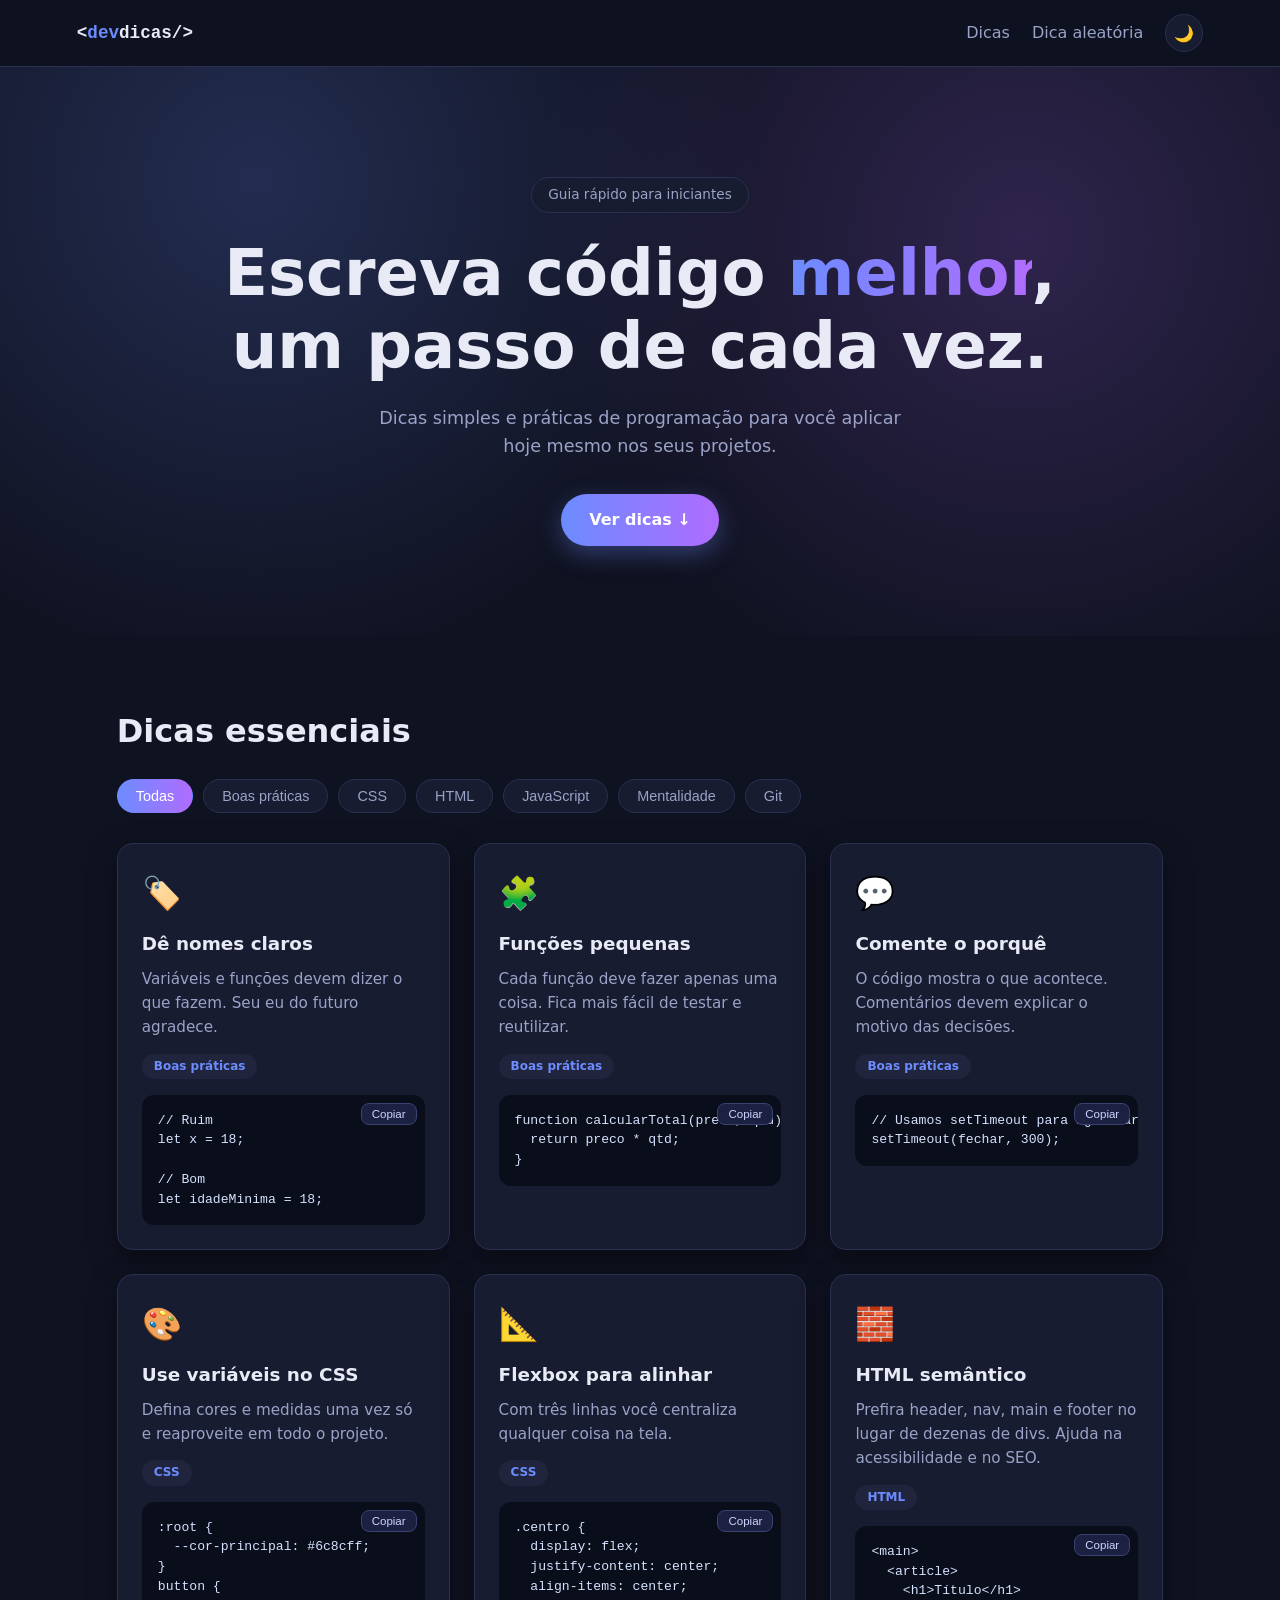
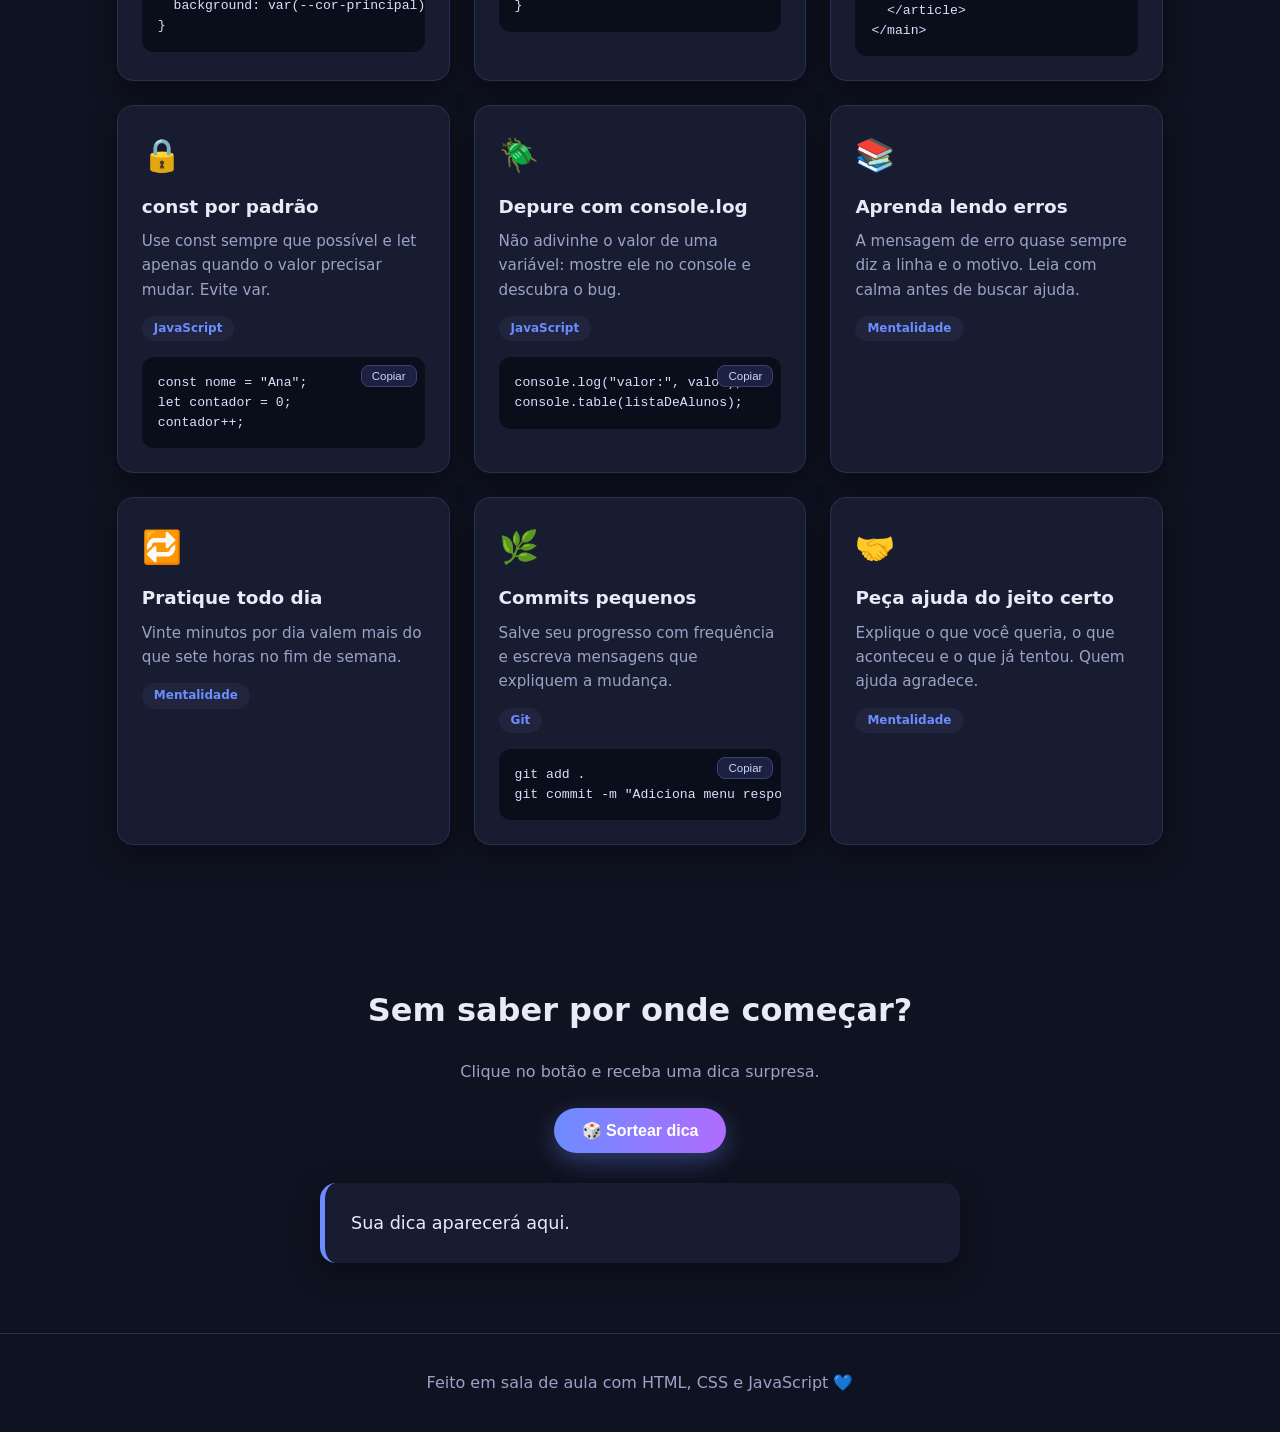
<file: index.html>
<!DOCTYPE html>
<html lang="pt-BR">

<head>
    <meta charset="UTF-8" />
    <meta name="viewport" content="width=device-width, initial-scale=1.0" />
    <title>Dicas de Programação</title>
    <meta name="description" content="Dicas práticas para escrever código melhor e evoluir como programador." />
    <link rel="stylesheet" href="./css/style.css" />
</head>

<body>

    <header class="topbar">
        <a href="#inicio" class="logo">&lt;<span>dev</span>dicas/&gt;</a>
        <nav>
            <a href="#dicas">Dicas</a>
            <a href="#aleatoria">Dica aleatória</a>
            <button id="tema" class="icon-btn" aria-label="Alternar tema">🌙</button>
        </nav>
    </header>

    <main>
        <section id="inicio" class="hero">
            <p class="tag">Guia rápido para iniciantes</p>
            <h1>Escreva código <span class="grad">melhor</span>,<br />um passo de cada vez.</h1>
            <p class="sub">
                Dicas simples e práticas de programação para você aplicar hoje mesmo
                nos seus projetos.
            </p>
            <a href="#dicas" class="btn">Ver dicas ↓</a>
        </section>

        <section id="dicas" class="section">
            <h2>Dicas essenciais</h2>
            <div class="filtros" id="filtros"></div>
            <div class="grid" id="grid"></div>
        </section>

        <section id="aleatoria" class="section random">
            <h2>Sem saber por onde começar?</h2>
            <p>Clique no botão e receba uma dica surpresa.</p>
            <button id="btn-random" class="btn">🎲 Sortear dica</button>
            <blockquote id="random-box" class="random-box">Sua dica aparecerá aqui.</blockquote>
        </section>
    </main>

    <footer class="footer">
        <p>Feito em sala de aula com HTML, CSS e JavaScript 💙</p>
    </footer>

    <script src="./js/script.js"></script>
</body>

</html>
</file>
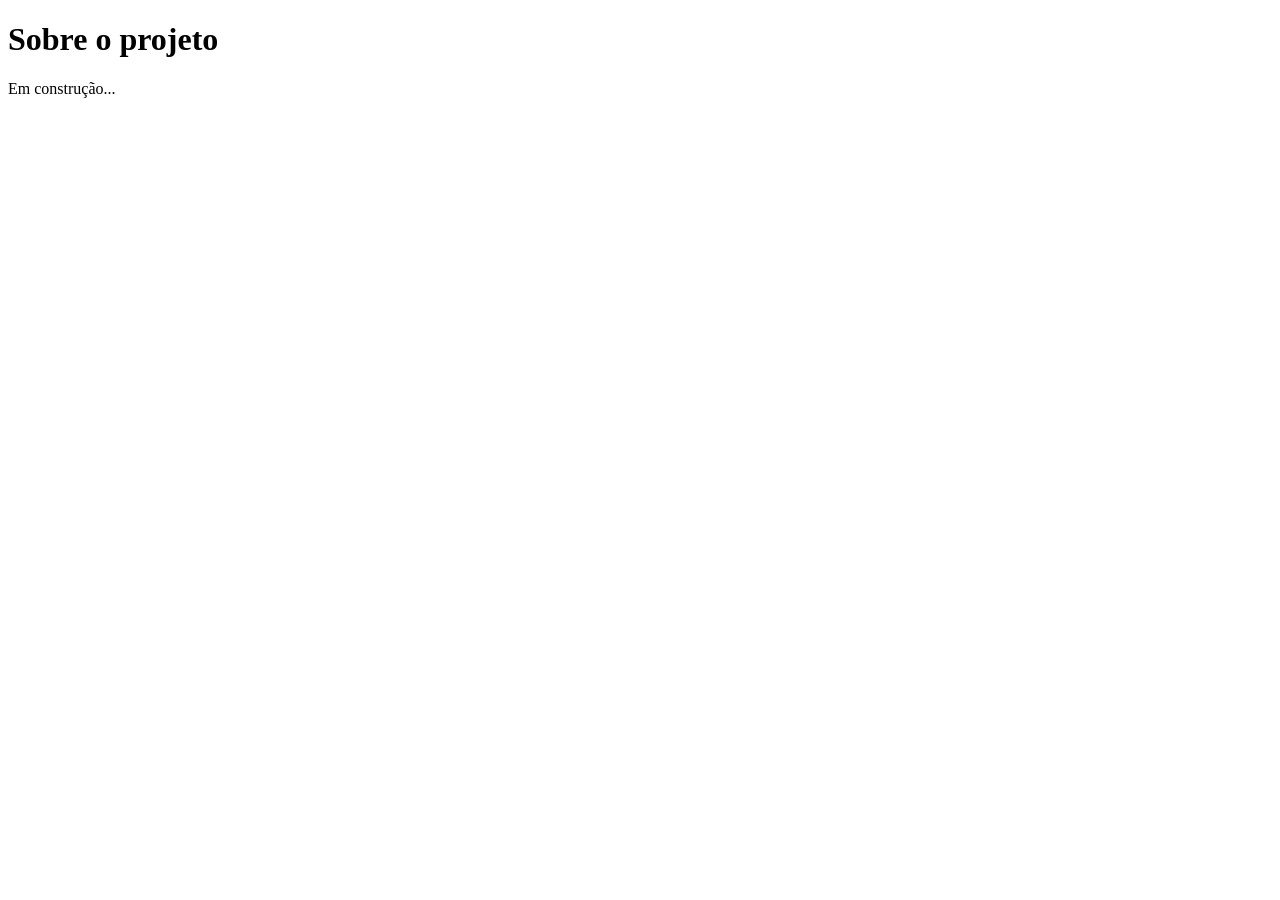
<file: pages/about.html>
<!DOCTYPE html>
<html lang="pt">

<head>
    <meta charset="UTF-8">
    <meta name="viewport" content="width=device-width, initial-scale=1.0">
    <title>Sobre</title>
</head>

<body>
    <h1>Sobre o projeto</h1>
    <p>Em construção...</p>
</body>

</html>
</file>
<file: css/style.css>
/* ===== Variáveis (tema escuro padrão) ===== */
:root {
    --bg: #0f1220;
    --surface: #181c30;
    --surface-2: #20253d;
    --text: #e8eaf6;
    --muted: #9aa3c7;
    --primary: #6c8cff;
    --secondary: #b06cff;
    --border: #2a3050;
    --code-bg: #0a0d1a;
    --shadow: 0 10px 30px rgba(0, 0, 0, 0.35);
    --radius: 16px;
}

[data-tema="claro"] {
    --bg: #f5f7ff;
    --surface: #ffffff;
    --surface-2: #eef1ff;
    --text: #1c2040;
    --muted: #5b6390;
    --border: #dde2f7;
    --code-bg: #1c2040;
    --shadow: 0 10px 30px rgba(60, 80, 160, 0.12);
}

/* ===== Base ===== */
* {
    box-sizing: border-box;
    margin: 0;
    padding: 0;
}

html {
    scroll-behavior: smooth;
}

body {
    font-family: system-ui, -apple-system, "Segoe UI", Roboto, sans-serif;
    background: var(--bg);
    color: var(--text);
    line-height: 1.6;
    transition: background 0.3s, color 0.3s;
}

a {
    color: inherit;
    text-decoration: none;
}

/* ===== Topo ===== */
.topbar {
    position: sticky;
    top: 0;
    z-index: 10;
    display: flex;
    justify-content: space-between;
    align-items: center;
    padding: 14px 6vw;
    background: color-mix(in srgb, var(--bg) 85%, transparent);
    backdrop-filter: blur(10px);
    border-bottom: 1px solid var(--border);
}

.logo {
    font-family: ui-monospace, Consolas, monospace;
    font-weight: 700;
    font-size: 1.1rem;
}

.logo span {
    color: var(--primary);
}

.topbar nav {
    display: flex;
    align-items: center;
    gap: 22px;
}

.topbar nav a {
    color: var(--muted);
    transition: color 0.2s;
}

.topbar nav a:hover {
    color: var(--text);
}

.icon-btn {
    background: var(--surface);
    border: 1px solid var(--border);
    border-radius: 50%;
    width: 38px;
    height: 38px;
    cursor: pointer;
    font-size: 1rem;
    transition: transform 0.2s;
}

.icon-btn:hover {
    transform: rotate(20deg) scale(1.08);
}

/* ===== Hero ===== */
.hero {
    text-align: center;
    padding: 110px 6vw 90px;
    background:
        radial-gradient(circle at 20% 20%, rgba(108, 140, 255, 0.22), transparent 45%),
        radial-gradient(circle at 80% 30%, rgba(176, 108, 255, 0.20), transparent 45%);
}

.tag {
    display: inline-block;
    padding: 6px 16px;
    border: 1px solid var(--border);
    border-radius: 999px;
    background: var(--surface);
    color: var(--muted);
    font-size: 0.85rem;
    margin-bottom: 24px;
}

.hero h1 {
    font-size: clamp(2.2rem, 6vw, 4rem);
    line-height: 1.15;
    margin-bottom: 20px;
}

.grad {
    background: linear-gradient(90deg, var(--primary), var(--secondary));
    -webkit-background-clip: text;
    background-clip: text;
    color: transparent;
}

.sub {
    max-width: 560px;
    margin: 0 auto 34px;
    color: var(--muted);
    font-size: 1.1rem;
}

.btn {
    display: inline-block;
    padding: 13px 28px;
    border: none;
    border-radius: 999px;
    background: linear-gradient(90deg, var(--primary), var(--secondary));
    color: #fff;
    font-size: 1rem;
    font-weight: 600;
    cursor: pointer;
    box-shadow: 0 8px 24px rgba(108, 140, 255, 0.35);
    transition: transform 0.2s, box-shadow 0.2s;
}

.btn:hover {
    transform: translateY(-3px);
    box-shadow: 0 12px 28px rgba(108, 140, 255, 0.5);
}

/* ===== Seções ===== */
.section {
    padding: 70px 6vw;
    max-width: 1200px;
    margin: 0 auto;
}

.section h2 {
    font-size: 2rem;
    margin-bottom: 22px;
}

/* ===== Filtros ===== */
.filtros {
    display: flex;
    flex-wrap: wrap;
    gap: 10px;
    margin-bottom: 30px;
}

.filtro {
    padding: 8px 18px;
    border: 1px solid var(--border);
    border-radius: 999px;
    background: var(--surface);
    color: var(--muted);
    cursor: pointer;
    font-size: 0.9rem;
    transition: all 0.2s;
}

.filtro:hover {
    color: var(--text);
    border-color: var(--primary);
}

.filtro.ativo {
    background: linear-gradient(90deg, var(--primary), var(--secondary));
    color: #fff;
    border-color: transparent;
}

/* ===== Cards ===== */
.grid {
    display: grid;
    grid-template-columns: repeat(auto-fill, minmax(300px, 1fr));
    gap: 24px;
}

.card {
    background: var(--surface);
    border: 1px solid var(--border);
    border-radius: var(--radius);
    padding: 24px;
    box-shadow: var(--shadow);
    opacity: 0;
    transform: translateY(24px);
    transition: opacity 0.5s, transform 0.5s, border-color 0.2s;
}

.card.visivel {
    opacity: 1;
    transform: translateY(0);
}

.card:hover {
    border-color: var(--primary);
}

.card .emoji {
    font-size: 2rem;
}

.card h3 {
    margin: 10px 0 8px;
    font-size: 1.15rem;
}

.card p {
    color: var(--muted);
    font-size: 0.95rem;
}

.badge {
    display: inline-block;
    margin-top: 14px;
    padding: 3px 12px;
    border-radius: 999px;
    background: var(--surface-2);
    color: var(--primary);
    font-size: 0.75rem;
    font-weight: 600;
}

.code-wrap {
    position: relative;
    margin-top: 16px;
}

pre {
    background: var(--code-bg);
    color: #d6e2ff;
    padding: 16px;
    border-radius: 12px;
    overflow-x: auto;
    font-family: ui-monospace, Consolas, monospace;
    font-size: 0.82rem;
    line-height: 1.5;
}

.copy {
    position: absolute;
    top: 8px;
    right: 8px;
    padding: 4px 10px;
    border: 1px solid #3a4272;
    border-radius: 8px;
    background: #1c2142;
    color: #cbd5ff;
    font-size: 0.72rem;
    cursor: pointer;
    transition: background 0.2s;
}

.copy:hover {
    background: #2b3262;
}

/* ===== Dica aleatória ===== */
.random {
    text-align: center;
}

.random p {
    color: var(--muted);
    margin-bottom: 24px;
}

.random-box {
    max-width: 640px;
    margin: 30px auto 0;
    padding: 26px;
    background: var(--surface);
    border-left: 5px solid var(--primary);
    border-radius: var(--radius);
    box-shadow: var(--shadow);
    font-size: 1.1rem;
    text-align: left;
}

/* ===== Rodapé ===== */
.footer {
    text-align: center;
    padding: 36px 6vw;
    color: var(--muted);
    border-top: 1px solid var(--border);
}

/* ===== Responsivo ===== */
@media (max-width: 600px) {
    .topbar nav a {
        display: none;
    }

    .hero {
        padding: 80px 6vw 60px;
    }
}
</file>
